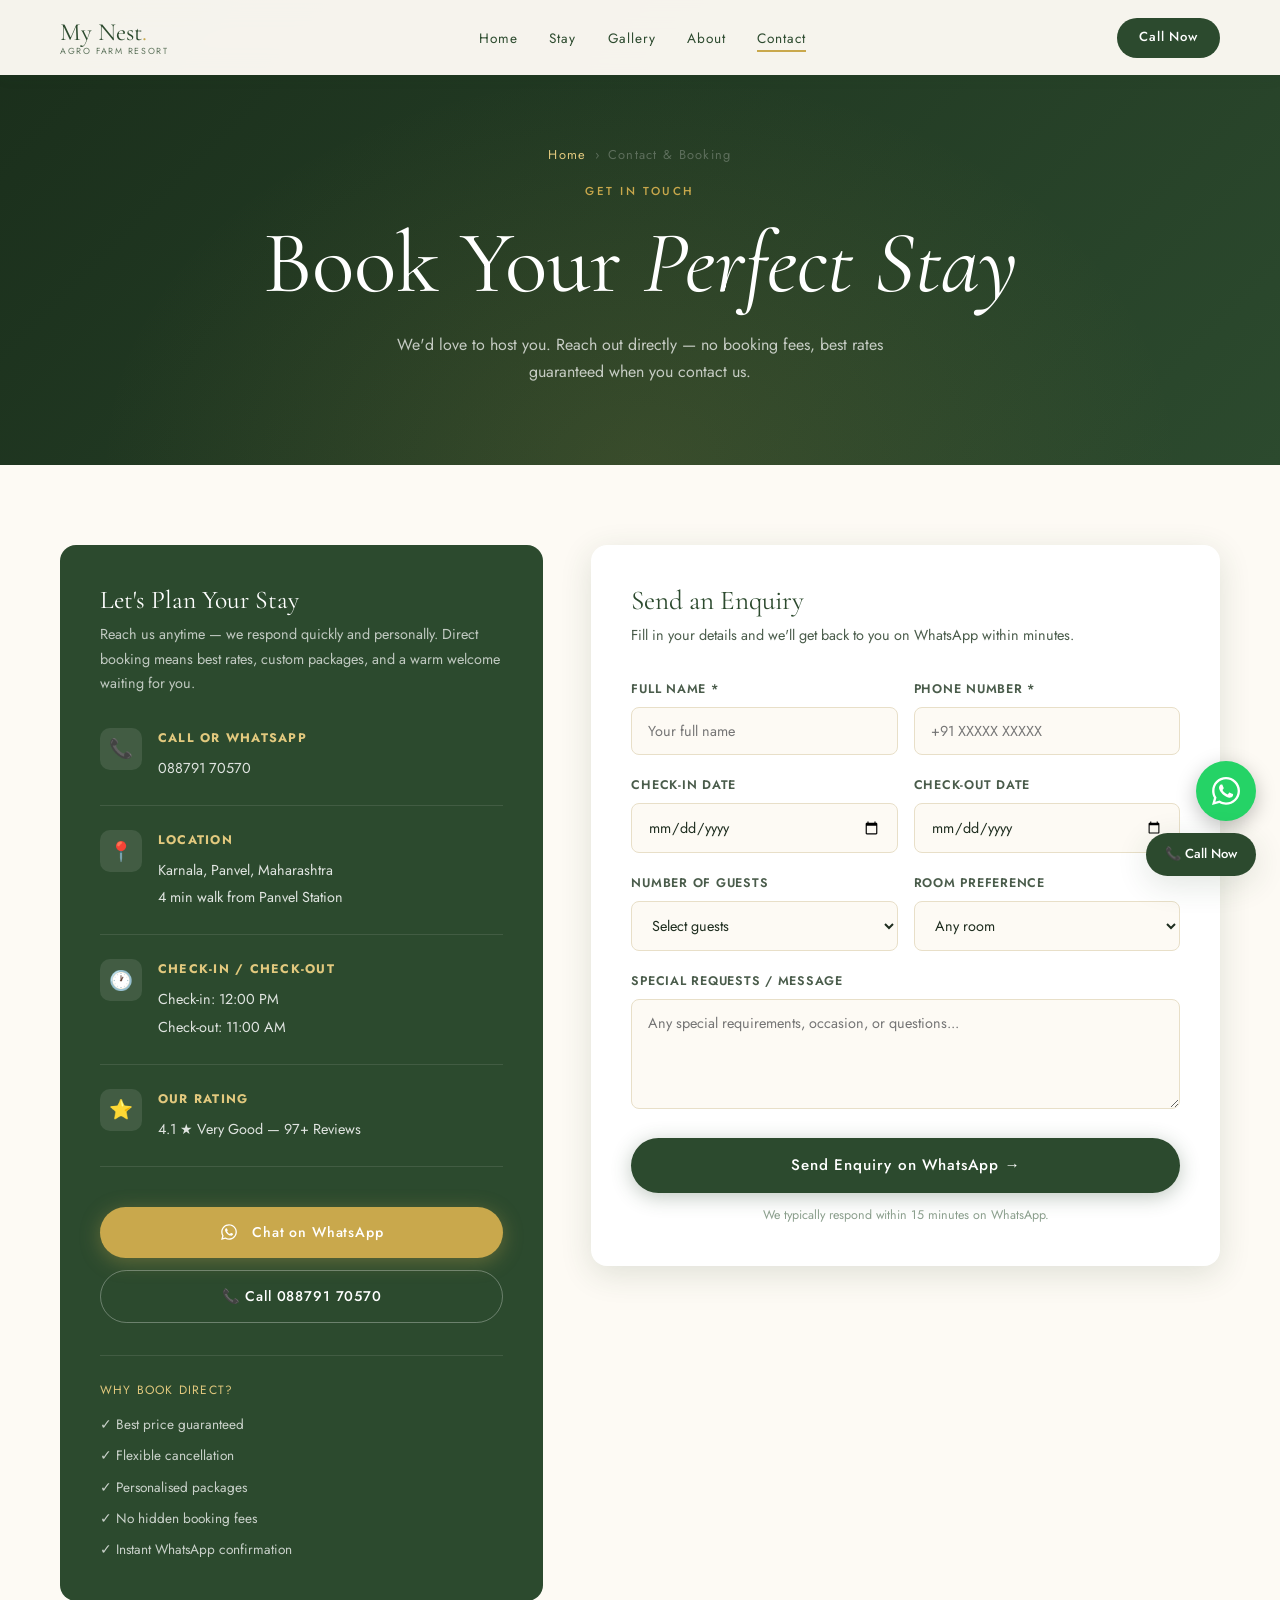
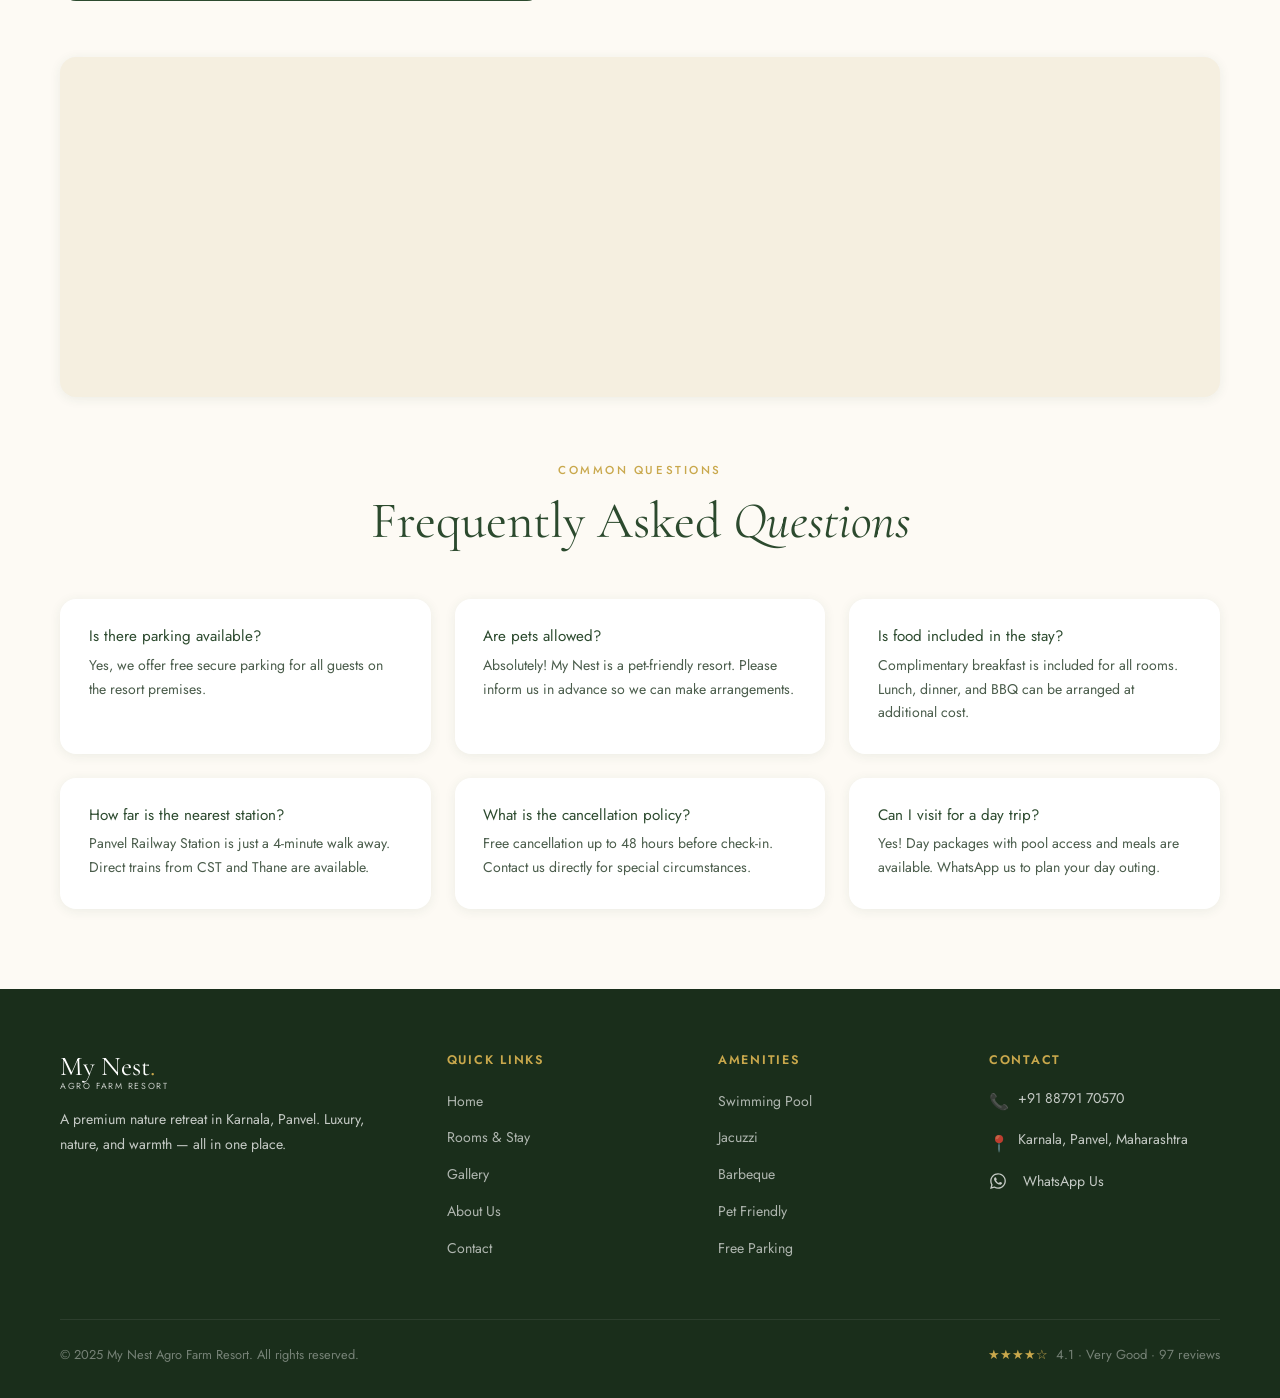
<file: contact.html>
<!DOCTYPE html>
<html lang="en">
<head>
  <meta charset="UTF-8" />
  <meta name="viewport" content="width=device-width, initial-scale=1.0" />
  <title>Contact &amp; Booking — My Nest Agro Farm Resort</title>
  <meta name="description" content="Book your stay at My Nest Agro Farm Resort, Karnala Panvel. Call or WhatsApp us at +91 88791 70570." />
  <link rel="stylesheet" href="style.css" />
  <link href="https://fonts.googleapis.com/css2?family=Cormorant+Garamond:ital,wght@0,300;0,400;0,600;1,300;1,400&family=Jost:wght@300;400;500;600&display=swap" rel="stylesheet" />
</head>
<body>

<!-- NAVBAR -->
<nav class="navbar light" id="navbar">
  <div class="nav-inner">
    <a href="index.html" class="nav-logo" style="color:var(--forest)">My Nest<span>.</span><small>Agro Farm Resort</small></a>
    <ul class="nav-links">
      <li><a href="index.html" class="nav-link">Home</a></li>
      <li><a href="rooms.html" class="nav-link">Stay</a></li>
      <li><a href="gallery.html" class="nav-link">Gallery</a></li>
      <li><a href="about.html" class="nav-link">About</a></li>
      <li><a href="contact.html" class="nav-link active">Contact</a></li>
    </ul>
    <a href="tel:+918879170570" class="nav-cta">Call Now</a>
    <button class="hamburger" aria-label="Menu"><span></span><span></span><span></span></button>
  </div>
</nav>
<div class="nav-overlay"></div>
<nav class="mobile-nav">
  <a href="index.html" class="nav-link">Home</a>
  <a href="rooms.html" class="nav-link">Stay</a>
  <a href="gallery.html" class="nav-link">Gallery</a>
  <a href="about.html" class="nav-link">About</a>
  <a href="contact.html" class="nav-link">Contact</a>
  <a href="tel:+918879170570" class="btn btn-gold">Call Now</a>
</nav>

<!-- PAGE HERO -->
<section class="page-hero">
  <div class="container">
    <div class="breadcrumb"><a href="index.html">Home</a><span>›</span><span>Contact &amp; Booking</span></div>
    <span class="section-label">Get In Touch</span>
    <h1>Book Your <em>Perfect Stay</em></h1>
    <p>We'd love to host you. Reach out directly — no booking fees, best rates guaranteed when you contact us.</p>
  </div>
</section>

<!-- CONTACT SECTION -->
<section class="contact-section section">
  <div class="container">
    <div class="contact-grid">

      <!-- Info Card -->
      <div class="contact-info-card fade-in">
        <h3>Let's Plan Your Stay</h3>
        <p>Reach us anytime — we respond quickly and personally. Direct booking means best rates, custom packages, and a warm welcome waiting for you.</p>

        <div class="cinfo-item">
          <div class="cinfo-icon">📞</div>
          <div class="cinfo-text">
            <strong>Call or WhatsApp</strong>
            <span><a href="tel:+918879170570" style="color:rgba(255,255,255,0.85)">088791 70570</a></span>
          </div>
        </div>
        <div class="cinfo-item">
          <div class="cinfo-icon">📍</div>
          <div class="cinfo-text">
            <strong>Location</strong>
            <span>Karnala, Panvel, Maharashtra<br>4 min walk from Panvel Station</span>
          </div>
        </div>
        <div class="cinfo-item">
          <div class="cinfo-icon">🕐</div>
          <div class="cinfo-text">
            <strong>Check-in / Check-out</strong>
            <span>Check-in: 12:00 PM<br>Check-out: 11:00 AM</span>
          </div>
        </div>
        <div class="cinfo-item">
          <div class="cinfo-icon">⭐</div>
          <div class="cinfo-text">
            <strong>Our Rating</strong>
            <span>4.1 ★ Very Good — 97+ Reviews</span>
          </div>
        </div>

        <a href="#" data-wa class="btn btn-gold" style="width:100%;justify-content:center;margin-top:1rem">
          <span class="whatsapp-icon"><svg viewBox="0 0 448 512"><path d="M380.9 97.1C339 55.1 283.2 32 223.9 32c-122.4 0-222 99.6-222 222 0 39.1 10.2 77.3 29.6 111L0 480l117.7-30.9c32.4 17.7 68.9 27 106.1 27h.1c122.3 0 224.1-99.6 224.1-222 0-59.3-25.2-115-67.1-157zm-157 341.6c-33.2 0-65.7-8.9-94-25.7l-6.7-4-69.8 18.3L72 359.2l-4.4-7c-18.5-29.4-28.2-63.3-28.2-98.2 0-101.7 82.8-184.5 184.6-184.5 49.3 0 95.6 19.2 130.4 54.1 34.8 34.9 56.2 81.2 56.1 130.5 0 101.8-84.9 184.6-186.6 184.6zm101.2-138.2c-5.5-2.8-32.8-16.2-37.9-18-5.1-1.9-8.8-2.8-12.5 2.8-3.7 5.6-14.3 18-17.6 21.8-3.2 3.7-6.5 4.2-12 1.4-5.5-2.8-23.1-8.5-44-27.1-16.2-14.5-27.2-32.4-30.3-37.9-3.2-5.5-.3-8.5 2.5-11.2 2.5-2.5 5.5-6.5 8.3-9.7 2.8-3.3 3.7-5.6 5.6-9.3 1.8-3.7.9-6.9-.5-9.7-1.4-2.8-12.5-30.1-17.1-41.2-4.5-10.8-9.1-9.3-12.5-9.5-3.2-.2-6.9-.2-10.6-.2-3.7 0-9.7 1.4-14.8 6.9-5.1 5.6-19.4 19-19.4 46.3 0 27.3 19.9 53.7 22.6 57.4 2.8 3.7 39.1 59.7 94.8 83.8 13.3 5.7 23.7 9.1 31.7 11.7 13.3 4.2 25.4 3.6 35 2.2 10.7-1.6 32.8-13.4 37.4-26.4 4.6-13 4.6-24.1 3.2-26.4-1.3-2.5-5-3.9-10.5-6.6z"/></svg></span>
          Chat on WhatsApp
        </a>
        <a href="tel:+918879170570" class="btn btn-outline" style="width:100%;justify-content:center;margin-top:0.75rem;border-color:rgba(255,255,255,0.3);color:white">
          📞 Call 088791 70570
        </a>

        <!-- Quick highlights -->
        <div style="margin-top:2rem;padding-top:1.5rem;border-top:1px solid rgba(255,255,255,0.1)">
          <p style="font-size:0.75rem;letter-spacing:0.1em;text-transform:uppercase;color:var(--gold-light);margin-bottom:0.8rem">Why Book Direct?</p>
          <ul style="list-style:none;font-size:0.85rem;color:rgba(255,255,255,0.75)">
            <li style="margin-bottom:0.5rem">✓ Best price guaranteed</li>
            <li style="margin-bottom:0.5rem">✓ Flexible cancellation</li>
            <li style="margin-bottom:0.5rem">✓ Personalised packages</li>
            <li style="margin-bottom:0.5rem">✓ No hidden booking fees</li>
            <li>✓ Instant WhatsApp confirmation</li>
          </ul>
        </div>
      </div>

      <!-- Enquiry Form -->
      <div class="contact-form-card fade-in fade-in-delay-1">
        <h3>Send an Enquiry</h3>
        <p>Fill in your details and we'll get back to you on WhatsApp within minutes.</p>

        <form id="enquiry-form" novalidate>
          <div class="form-row">
            <div class="form-group">
              <label for="name">Full Name *</label>
              <input type="text" id="name" name="name" placeholder="Your full name" required />
            </div>
            <div class="form-group">
              <label for="phone">Phone Number *</label>
              <input type="tel" id="phone" name="phone" placeholder="+91 XXXXX XXXXX" required />
            </div>
          </div>
          <div class="form-row">
            <div class="form-group">
              <label for="checkin">Check-in Date</label>
              <input type="date" id="checkin" name="checkin" />
            </div>
            <div class="form-group">
              <label for="checkout">Check-out Date</label>
              <input type="date" id="checkout" name="checkout" />
            </div>
          </div>
          <div class="form-row">
            <div class="form-group">
              <label for="guests">Number of Guests</label>
              <select id="guests" name="guests">
                <option value="">Select guests</option>
                <option>1 Guest</option>
                <option>2 Guests</option>
                <option>3 Guests</option>
                <option>4 Guests</option>
                <option>5+ Guests</option>
              </select>
            </div>
            <div class="form-group">
              <label for="room">Room Preference</label>
              <select id="room" name="room">
                <option value="">Any room</option>
                <option>Deluxe AC Room</option>
                <option>Family Suite</option>
                <option>Pool-View Suite</option>
                <option>Farm Cottage</option>
              </select>
            </div>
          </div>
          <div class="form-group">
            <label for="message">Special Requests / Message</label>
            <textarea id="message" name="message" placeholder="Any special requirements, occasion, or questions..."></textarea>
          </div>
          <button type="submit" class="btn btn-primary btn-lg" style="width:100%;justify-content:center">
            Send Enquiry on WhatsApp →
          </button>
          <p style="font-size:0.78rem;color:var(--text-light);text-align:center;margin-top:0.75rem">We typically respond within 15 minutes on WhatsApp.</p>
        </form>
      </div>
    </div>

    <!-- MAP -->
    <div class="map-wrap fade-in" style="margin-top:3.5rem">
      <iframe
        src="https://www.google.com/maps/embed?pb=!1m18!1m12!1m3!1d3772.394!2d73.1106!3d18.9938!2m3!1f0!2f0!3f0!3m2!1i1024!2i768!4f13.1!3m3!1m2!1s0x3be7e9b93d2e0001%3A0x123456789abcdef!2sPanvel%2C%20Maharashtra!5e0!3m2!1sen!2sin!4v1234567890"
        allowfullscreen="" loading="lazy" referrerpolicy="no-referrer-when-downgrade"
        title="My Nest Agro Farm Resort Location — Karnala, Panvel"
      ></iframe>
    </div>

    <!-- FAQ -->
    <div style="margin-top:4rem" class="fade-in">
      <div class="section-header centered">
        <span class="section-label">Common Questions</span>
        <h2 class="section-title">Frequently Asked <em>Questions</em></h2>
      </div>
      <div style="display:grid;grid-template-columns:repeat(auto-fit,minmax(280px,1fr));gap:1.5rem;margin-top:2.5rem">
        <div style="background:white;border-radius:var(--radius);padding:1.8rem;box-shadow:var(--shadow-sm)">
          <h4 style="color:var(--forest);font-family:var(--font-body);font-size:0.95rem;margin-bottom:0.5rem">Is there parking available?</h4>
          <p style="color:var(--text-mid);font-size:0.88rem">Yes, we offer free secure parking for all guests on the resort premises.</p>
        </div>
        <div style="background:white;border-radius:var(--radius);padding:1.8rem;box-shadow:var(--shadow-sm)">
          <h4 style="color:var(--forest);font-family:var(--font-body);font-size:0.95rem;margin-bottom:0.5rem">Are pets allowed?</h4>
          <p style="color:var(--text-mid);font-size:0.88rem">Absolutely! My Nest is a pet-friendly resort. Please inform us in advance so we can make arrangements.</p>
        </div>
        <div style="background:white;border-radius:var(--radius);padding:1.8rem;box-shadow:var(--shadow-sm)">
          <h4 style="color:var(--forest);font-family:var(--font-body);font-size:0.95rem;margin-bottom:0.5rem">Is food included in the stay?</h4>
          <p style="color:var(--text-mid);font-size:0.88rem">Complimentary breakfast is included for all rooms. Lunch, dinner, and BBQ can be arranged at additional cost.</p>
        </div>
        <div style="background:white;border-radius:var(--radius);padding:1.8rem;box-shadow:var(--shadow-sm)">
          <h4 style="color:var(--forest);font-family:var(--font-body);font-size:0.95rem;margin-bottom:0.5rem">How far is the nearest station?</h4>
          <p style="color:var(--text-mid);font-size:0.88rem">Panvel Railway Station is just a 4-minute walk away. Direct trains from CST and Thane are available.</p>
        </div>
        <div style="background:white;border-radius:var(--radius);padding:1.8rem;box-shadow:var(--shadow-sm)">
          <h4 style="color:var(--forest);font-family:var(--font-body);font-size:0.95rem;margin-bottom:0.5rem">What is the cancellation policy?</h4>
          <p style="color:var(--text-mid);font-size:0.88rem">Free cancellation up to 48 hours before check-in. Contact us directly for special circumstances.</p>
        </div>
        <div style="background:white;border-radius:var(--radius);padding:1.8rem;box-shadow:var(--shadow-sm)">
          <h4 style="color:var(--forest);font-family:var(--font-body);font-size:0.95rem;margin-bottom:0.5rem">Can I visit for a day trip?</h4>
          <p style="color:var(--text-mid);font-size:0.88rem">Yes! Day packages with pool access and meals are available. WhatsApp us to plan your day outing.</p>
        </div>
      </div>
    </div>
  </div>
</section>

<!-- FOOTER -->
<footer class="footer">
  <div class="container">
    <div class="footer-grid">
      <div class="footer-brand">
        <div class="nav-logo">My Nest<span style="color:var(--gold)">.</span><small>Agro Farm Resort</small></div>
        <p>A premium nature retreat in Karnala, Panvel. Luxury, nature, and warmth — all in one place.</p>
      </div>
      <div class="footer-col"><h5>Quick Links</h5><ul><li><a href="index.html">Home</a></li><li><a href="rooms.html">Rooms &amp; Stay</a></li><li><a href="gallery.html">Gallery</a></li><li><a href="about.html">About Us</a></li><li><a href="contact.html">Contact</a></li></ul></div>
      <div class="footer-col"><h5>Amenities</h5><ul><li><a href="#">Swimming Pool</a></li><li><a href="#">Jacuzzi</a></li><li><a href="#">Barbeque</a></li><li><a href="#">Pet Friendly</a></li><li><a href="#">Free Parking</a></li></ul></div>
      <div class="footer-col">
        <h5>Contact</h5>
        <div class="footer-contact-item"><span class="icon">📞</span><span><a href="tel:+918879170570" style="color:rgba(255,255,255,0.75)">+91 88791 70570</a></span></div>
        <div class="footer-contact-item"><span class="icon">📍</span><span>Karnala, Panvel, Maharashtra</span></div>
        <div class="footer-contact-item">
          <span class="icon whatsapp-icon"><svg viewBox="0 0 448 512"><path d="M380.9 97.1C339 55.1 283.2 32 223.9 32c-122.4 0-222 99.6-222 222 0 39.1 10.2 77.3 29.6 111L0 480l117.7-30.9c32.4 17.7 68.9 27 106.1 27h.1c122.3 0 224.1-99.6 224.1-222 0-59.3-25.2-115-67.1-157zm-157 341.6c-33.2 0-65.7-8.9-94-25.7l-6.7-4-69.8 18.3L72 359.2l-4.4-7c-18.5-29.4-28.2-63.3-28.2-98.2 0-101.7 82.8-184.5 184.6-184.5 49.3 0 95.6 19.2 130.4 54.1 34.8 34.9 56.2 81.2 56.1 130.5 0 101.8-84.9 184.6-186.6 184.6zm101.2-138.2c-5.5-2.8-32.8-16.2-37.9-18-5.1-1.9-8.8-2.8-12.5 2.8-3.7 5.6-14.3 18-17.6 21.8-3.2 3.7-6.5 4.2-12 1.4-5.5-2.8-23.1-8.5-44-27.1-16.2-14.5-27.2-32.4-30.3-37.9-3.2-5.5-.3-8.5 2.5-11.2 2.5-2.5 5.5-6.5 8.3-9.7 2.8-3.3 3.7-5.6 5.6-9.3 1.8-3.7.9-6.9-.5-9.7-1.4-2.8-12.5-30.1-17.1-41.2-4.5-10.8-9.1-9.3-12.5-9.5-3.2-.2-6.9-.2-10.6-.2-3.7 0-9.7 1.4-14.8 6.9-5.1 5.6-19.4 19-19.4 46.3 0 27.3 19.9 53.7 22.6 57.4 2.8 3.7 39.1 59.7 94.8 83.8 13.3 5.7 23.7 9.1 31.7 11.7 13.3 4.2 25.4 3.6 35 2.2 10.7-1.6 32.8-13.4 37.4-26.4 4.6-13 4.6-24.1 3.2-26.4-1.3-2.5-5-3.9-10.5-6.6z"/></svg></span>
          <span><a href="#" data-wa style="color:rgba(255,255,255,0.75)">WhatsApp Us</a></span>
        </div>
      </div>
    </div>
    <div class="footer-bottom">
      <span>© 2025 My Nest Agro Farm Resort. All rights reserved.</span>
      <div class="footer-rating"><span>★★★★☆</span><span style="color:rgba(255,255,255,0.4)">4.1 · Very Good · 97 reviews</span></div>
    </div>
  </div>
</footer>

<div class="float-btns">
  <div class="float-wa" data-wa title="Chat on WhatsApp">
    <svg viewBox="0 0 448 512"><path d="M380.9 97.1C339 55.1 283.2 32 223.9 32c-122.4 0-222 99.6-222 222 0 39.1 10.2 77.3 29.6 111L0 480l117.7-30.9c32.4 17.7 68.9 27 106.1 27h.1c122.3 0 224.1-99.6 224.1-222 0-59.3-25.2-115-67.1-157zm-157 341.6c-33.2 0-65.7-8.9-94-25.7l-6.7-4-69.8 18.3L72 359.2l-4.4-7c-18.5-29.4-28.2-63.3-28.2-98.2 0-101.7 82.8-184.5 184.6-184.5 49.3 0 95.6 19.2 130.4 54.1 34.8 34.9 56.2 81.2 56.1 130.5 0 101.8-84.9 184.6-186.6 184.6zm101.2-138.2c-5.5-2.8-32.8-16.2-37.9-18-5.1-1.9-8.8-2.8-12.5 2.8-3.7 5.6-14.3 18-17.6 21.8-3.2 3.7-6.5 4.2-12 1.4-5.5-2.8-23.1-8.5-44-27.1-16.2-14.5-27.2-32.4-30.3-37.9-3.2-5.5-.3-8.5 2.5-11.2 2.5-2.5 5.5-6.5 8.3-9.7 2.8-3.3 3.7-5.6 5.6-9.3 1.8-3.7.9-6.9-.5-9.7-1.4-2.8-12.5-30.1-17.1-41.2-4.5-10.8-9.1-9.3-12.5-9.5-3.2-.2-6.9-.2-10.6-.2-3.7 0-9.7 1.4-14.8 6.9-5.1 5.6-19.4 19-19.4 46.3 0 27.3 19.9 53.7 22.6 57.4 2.8 3.7 39.1 59.7 94.8 83.8 13.3 5.7 23.7 9.1 31.7 11.7 13.3 4.2 25.4 3.6 35 2.2 10.7-1.6 32.8-13.4 37.4-26.4 4.6-13 4.6-24.1 3.2-26.4-1.3-2.5-5-3.9-10.5-6.6z"/></svg>
  </div>
  <div class="float-call" data-call>📞 Call Now</div>
</div>

<script src="script.js"></script>
</body>
</html>
</file>
<file: style.css>
/* ============================================================
   MY NEST AGRO FARM RESORT — Premium Stylesheet
   Theme: Luxury Nature | Palette: Forest Green, Warm Beige, Ivory
   ============================================================ */

@import url('https://fonts.googleapis.com/css2?family=Cormorant+Garamond:ital,wght@0,300;0,400;0,600;1,300;1,400&family=Jost:wght@300;400;500;600&display=swap');

/* ─── CSS Variables ─── */
:root {
  --forest: #2C4A2E;
  --forest-dark: #1a2e1b;
  --forest-light: #3d6b40;
  --sage: #6B8F71;
  --sage-light: #a8c5aa;
  --beige: #F5EFE0;
  --beige-dark: #e8dfc8;
  --ivory: #FDFAF4;
  --gold: #C9A84C;
  --gold-light: #e2c97e;
  --text-dark: #1E2D1F;
  --text-mid: #4a5c4b;
  --text-light: #8a9e8c;
  --white: #ffffff;
  --shadow-sm: 0 2px 12px rgba(44,74,46,0.08);
  --shadow-md: 0 8px 32px rgba(44,74,46,0.14);
  --shadow-lg: 0 20px 60px rgba(44,74,46,0.18);
  --radius: 16px;
  --radius-sm: 8px;
  --transition: 0.35s cubic-bezier(0.4,0,0.2,1);
  --font-display: 'Cormorant Garamond', Georgia, serif;
  --font-body: 'Jost', sans-serif;
}

/* ─── Reset & Base ─── */
*, *::before, *::after { box-sizing: border-box; margin: 0; padding: 0; }
html { scroll-behavior: smooth; font-size: 16px; }
body {
  font-family: var(--font-body);
  color: var(--text-dark);
  background: var(--ivory);
  line-height: 1.7;
  overflow-x: hidden;
}
img { max-width: 100%; height: auto; display: block; }
a { text-decoration: none; color: inherit; }
ul { list-style: none; }

/* ─── Typography ─── */
h1,h2,h3,h4,h5 { font-family: var(--font-display); font-weight: 400; line-height: 1.15; }
h1 { font-size: clamp(2.8rem, 7vw, 5.5rem); }
h2 { font-size: clamp(2rem, 4.5vw, 3.2rem); }
h3 { font-size: clamp(1.4rem, 3vw, 2rem); }
.section-label {
  font-family: var(--font-body);
  font-weight: 500;
  font-size: 0.72rem;
  letter-spacing: 0.22em;
  text-transform: uppercase;
  color: var(--gold);
  display: block;
  margin-bottom: 0.75rem;
}
.section-title { color: var(--forest); }
.section-subtitle {
  font-size: 1.05rem;
  color: var(--text-mid);
  font-weight: 300;
  margin-top: 0.75rem;
  max-width: 560px;
}

/* ─── Layout ─── */
.container { max-width: 1200px; margin: 0 auto; padding: 0 1.25rem; }
.section { padding: 5rem 0; }
.section-header { margin-bottom: 3rem; }
.section-header.centered { text-align: center; }
.section-header.centered .section-subtitle { margin: 0.75rem auto 0; }

/* ─── Buttons ─── */
.btn {
  display: inline-flex;
  align-items: center;
  gap: 0.5rem;
  padding: 0.85rem 2rem;
  border-radius: 50px;
  font-family: var(--font-body);
  font-weight: 500;
  font-size: 0.88rem;
  letter-spacing: 0.06em;
  cursor: pointer;
  border: none;
  transition: all var(--transition);
  white-space: nowrap;
}
/* New CSS for embedded WhatsApp icons */
.whatsapp-icon {
  display: inline-block;
  width: 18px; /* Standard icon size */
  height: 18px;
  vertical-align: middle;
  margin-right: 0.4rem; /* Spacing from text */
}
.whatsapp-icon svg { width: 100%; height: 100%; fill: currentColor; }

.btn-primary {
  background: var(--forest);
  color: var(--white);
  box-shadow: 0 4px 20px rgba(44,74,46,0.3);
}
.btn-primary:hover { background: var(--forest-dark); transform: translateY(-2px); box-shadow: 0 8px 28px rgba(44,74,46,0.38); }
.btn-outline {
  background: transparent;
  color: var(--white);
  border: 1.5px solid rgba(255,255,255,0.6);
}
.btn-outline:hover { background: rgba(255,255,255,0.12); border-color: white; }
.btn-gold {
  background: var(--gold);
  color: var(--white);
  box-shadow: 0 4px 20px rgba(201,168,76,0.35);
}
.btn-gold:hover { background: #b8962e; transform: translateY(-2px); box-shadow: 0 8px 28px rgba(201,168,76,0.45); }
.btn-sm { padding: 0.6rem 1.4rem; font-size: 0.82rem; }
.btn-lg { padding: 1.05rem 2.6rem; font-size: 0.95rem; }

/* ─── Navbar ─── */
.navbar {
  position: fixed; top: 0; left: 0; right: 0; z-index: 1000;
  padding: 1.1rem 0;
  transition: all var(--transition);
}
.navbar.scrolled {
  background: rgba(26,46,27,0.97);
  backdrop-filter: blur(14px);
  padding: 0.7rem 0;
  box-shadow: 0 4px 24px rgba(0,0,0,0.22);
}
.navbar.light {
  background: rgba(253,250,244,0.97);
  backdrop-filter: blur(14px);
  box-shadow: 0 2px 14px rgba(44,74,46,0.08);
}
.navbar.light .nav-logo, .navbar.light .nav-link { color: var(--forest); }
.navbar.light .nav-cta { background: var(--forest); color: white; }
.nav-inner {
  display: flex;
  align-items: center;
  justify-content: space-between;
  max-width: 1200px;
  margin: 0 auto;
  padding: 0 1.25rem;
}
.nav-logo {
  font-family: var(--font-display);
  font-size: 1.55rem;
  color: var(--white);
  line-height: 1;
}
.nav-logo span { color: var(--gold); }
.nav-logo small { display: block; font-size: 0.55rem; letter-spacing: 0.18em; text-transform: uppercase; opacity: 0.75; margin-top: 2px; font-family: var(--font-body); }
.nav-links {
  display: flex;
  align-items: center;
  gap: 2rem;
}
.nav-link {
  color: rgba(255,255,255,0.88);
  font-size: 0.85rem;
  letter-spacing: 0.06em;
  font-weight: 400;
  transition: color var(--transition);
  position: relative;
}
.nav-link::after {
  content: '';
  position: absolute; bottom: -4px; left: 0; right: 0;
  height: 1.5px; background: var(--gold);
  transform: scaleX(0); transition: transform var(--transition);
}
.nav-link:hover, .nav-link.active { color: var(--gold); }
.nav-link:hover::after, .nav-link.active::after { transform: scaleX(1); }
.nav-cta {
  background: var(--gold);
  color: var(--white);
  padding: 0.55rem 1.4rem;
  border-radius: 50px;
  font-size: 0.82rem;
  font-weight: 500;
  letter-spacing: 0.06em;
  transition: all var(--transition);
}
.nav-cta:hover { background: var(--gold-light); transform: translateY(-1px); }
.hamburger {
  display: none;
  width: 30px;
  height: 20px;
  position: relative;
  background: transparent;
  border: none;
  cursor: pointer;
  z-index: 1001;
  padding: 0;
}
.hamburger span {
  display: block;
  position: absolute;
  height: 2px;
  width: 100%;
  background: var(--white);
  border-radius: 2px;
  opacity: 1;
  left: 0;
  transform: rotate(0deg);
  transition: .25s ease-in-out;
}
.hamburger span:nth-child(1) { top: 0px; }
.hamburger span:nth-child(2) { top: 9px; }
.hamburger span:nth-child(3) { top: 18px; }
.navbar.light .hamburger:not(.open) span { background: var(--forest); }
.hamburger.open span:nth-child(1) { top: 9px; transform: rotate(135deg); background: var(--white); }
.hamburger.open span:nth-child(2) { opacity: 0; left: -60px; }
.hamburger.open span:nth-child(3) { top: 9px; transform: rotate(-135deg); background: var(--white); }

/* Mobile Nav */
.mobile-nav {
  display: none;
  position: fixed; top: 0; right: 0; bottom: 0; width: min(300px, 85vw);
  background: var(--forest-dark);
  z-index: 999;
  padding: 6rem 2.5rem 2rem;
  transform: translateX(100%);
  transition: transform var(--transition);
  box-shadow: -8px 0 40px rgba(0,0,0,0.3);
}
.mobile-nav.open { transform: translateX(0); }
.mobile-nav .nav-link {
  display: block;
  font-size: 1.4rem;
  font-family: var(--font-display);
  padding: 0.75rem 0;
  border-bottom: 1px solid rgba(255,255,255,0.08);
  color: rgba(255,255,255,0.88);
}
.mobile-nav .btn { margin-top: 1.5rem; width: 100%; justify-content: center; }
.nav-overlay {
  display: none;
  position: fixed; inset: 0;
  background: rgba(0,0,0,0.55);
  z-index: 998;
}
.nav-overlay.open { display: block; }

/* ─── Hero ─── */
.hero {
  position: relative;
  min-height: 100vh;
  display: flex;
  align-items: center;
  overflow: hidden;
}
.hero-bg {
  position: absolute; inset: 0;
  background: linear-gradient(135deg, #1a2e1b 0%, #2c4a2e 50%, #3d5e3f 100%);
  z-index: 0;
}
.hero-bg::after {
  content: '';
  position: absolute; inset: 0;
  background: url("data:image/svg+xml,%3Csvg width='60' height='60' viewBox='0 0 60 60' xmlns='http://www.w3.org/2000/svg'%3E%3Cg fill='none' fill-rule='evenodd'%3E%3Cg fill='%23ffffff' fill-opacity='0.02'%3E%3Cpath d='M36 34v-4h-2v4h-4v2h4v4h2v-4h4v-2h-4zm0-30V0h-2v4h-4v2h4v4h2V6h4V4h-4zM6 34v-4H4v4H0v2h4v4h2v-4h4v-2H6zM6 4V0H4v4H0v2h4v4h2V6h4V4H6z'/%3E%3C/g%3E%3C/g%3E%3C/svg%3E");
}
.hero-img {
  position: absolute; inset: 0;
  background: linear-gradient(to bottom right, rgba(26,46,27,0.55), rgba(44,74,46,0.4));
  z-index: 1;
}
/* Simulated scenic bg using CSS gradient */
.hero-scenic {
  position: absolute; inset: 0;
  background-image: linear-gradient(to bottom, rgba(26,46,27,0.3), rgba(26,46,27,0.6)), url('https://images.unsplash.com/photo-1500382017468-9049fed747ef?q=80&w=2000&auto=format&fit=crop');
  background-size: cover;
  background-position: center;
  background-repeat: no-repeat;
  transition: transform 10s ease-out; /* Slow zoom effect */
  z-index: 0;
}
.hero-content {
  position: relative; z-index: 2;
  max-width: 1200px; margin: 0 auto;
  padding: 7rem 1.25rem 4rem;
  color: var(--white);
}
.hero-tag {
  display: inline-flex;
  align-items: center;
  gap: 0.5rem;
  background: rgba(255,255,255,0.1);
  border: 1px solid rgba(255,255,255,0.2);
  padding: 0.4rem 1rem;
  border-radius: 50px;
  font-size: 0.75rem;
  letter-spacing: 0.18em;
  text-transform: uppercase;
  margin-bottom: 1.5rem;
  backdrop-filter: blur(8px);
  animation: fadeInDown 0.8s ease both;
}
.hero-tag::before { content: '✦'; color: var(--gold); font-size: 0.7rem; }
.hero h1 {
  color: var(--white);
  margin-bottom: 0.5rem;
  animation: fadeInUp 0.9s ease 0.1s both;
}
.hero h1 em { color: var(--gold-light); font-style: italic; }
.hero-sub {
  font-size: clamp(1rem, 2.5vw, 1.25rem);
  color: rgba(255,255,255,0.8);
  font-weight: 300;
  margin-bottom: 2.2rem;
  max-width: 540px;
  animation: fadeInUp 0.9s ease 0.2s both;
}
.hero-ctas {
  display: flex;
  flex-wrap: wrap;
  gap: 1rem;
  animation: fadeInUp 0.9s ease 0.3s both;
}
.hero-stats {
  display: flex;
  gap: 2rem;
  margin-top: 3.5rem;
  flex-wrap: wrap;
  animation: fadeInUp 0.9s ease 0.4s both;
}
.hero-stat { text-align: center; }
.hero-stat strong { display: block; font-family: var(--font-display); font-size: 2rem; color: var(--gold-light); }
.hero-stat span { font-size: 0.78rem; letter-spacing: 0.1em; text-transform: uppercase; color: rgba(255,255,255,0.65); }
.hero-scroll {
  position: absolute; bottom: 2rem; left: 50%;
  transform: translateX(-50%);
  z-index: 2;
  display: flex; flex-direction: column; align-items: center; gap: 0.4rem;
  color: rgba(255,255,255,0.6);
  font-size: 0.7rem; letter-spacing: 0.15em; text-transform: uppercase;
  animation: bounce 2s ease infinite;
}
.scroll-line { width: 1px; height: 40px; background: linear-gradient(to bottom, rgba(255,255,255,0.5), transparent); }

/* ─── About Preview ─── */
.about-preview {
  background: var(--beige);
}
.about-grid {
  display: grid;
  grid-template-columns: 1fr 1fr;
  gap: 4rem;
  align-items: center;
}
.about-visual {
  position: relative;
}
.about-img-main {
  width: 100%;
  aspect-ratio: 4/5;
  border-radius: var(--radius);
  background: linear-gradient(135deg, #3d6b40, #2c4a2e);
  overflow: hidden;
  box-shadow: var(--shadow-lg);
}
.about-img-main .img-placeholder {
  width: 100%; height: 100%;
  display: flex; align-items: center; justify-content: center;
  font-size: 5rem;
  background: linear-gradient(145deg, #3d6b40 0%, #2c4a2e 60%, #1a2e1b 100%);
}
.about-badge {
  position: absolute; bottom: -1.5rem; right: -1.5rem;
  background: var(--gold);
  color: white;
  padding: 1.2rem 1.5rem;
  border-radius: var(--radius);
  text-align: center;
  box-shadow: var(--shadow-md);
}
.about-badge strong { display: block; font-family: var(--font-display); font-size: 2.2rem; line-height: 1; }
.about-badge span { font-size: 0.75rem; letter-spacing: 0.1em; text-transform: uppercase; opacity: 0.9; }
.about-content { padding: 1rem 0; }
.about-features {
  display: grid; grid-template-columns: 1fr 1fr;
  gap: 1rem; margin: 2rem 0;
}
.about-feat {
  display: flex; gap: 0.75rem; align-items: flex-start;
  padding: 1rem;
  background: white;
  border-radius: var(--radius-sm);
  box-shadow: var(--shadow-sm);
}
.about-feat-icon { font-size: 1.5rem; flex-shrink: 0; }
.about-feat h4 { font-family: var(--font-body); font-size: 0.88rem; font-weight: 600; color: var(--forest); margin-bottom: 0.2rem; }
.about-feat p { font-size: 0.78rem; color: var(--text-light); }

/* ─── Featured Rooms Preview ─── */
.rooms-preview { background: var(--ivory); }
.rooms-grid {
  display: grid;
  grid-template-columns: repeat(3, 1fr);
  gap: 1.5rem;
  margin-top: 2rem;
}
.room-card {
  background: white;
  border-radius: var(--radius);
  overflow: hidden;
  box-shadow: var(--shadow-sm);
  transition: all var(--transition);
  cursor: pointer;
}
.room-card:hover { transform: translateY(-6px); box-shadow: var(--shadow-md); }
.room-thumb {
  aspect-ratio: 4/3;
  overflow: hidden;
  position: relative;
}
.room-thumb .img-ph, .room-thumb img {
  width: 100%; height: 100%;
  object-fit: cover;
  display: flex; align-items: center; justify-content: center;
  font-size: 3rem;
  transition: transform 0.5s ease;
}
.room-card:hover .img-ph { transform: scale(1.06); }
.room-badge {
  position: absolute; top: 0.8rem; left: 0.8rem;
  background: var(--gold);
  color: white;
  font-size: 0.68rem;
  letter-spacing: 0.1em;
  text-transform: uppercase;
  padding: 0.3rem 0.8rem;
  border-radius: 50px;
  font-family: var(--font-body);
  font-weight: 500;
}
.room-info { padding: 1.4rem; }
.room-info h3 { font-size: 1.2rem; color: var(--forest); margin-bottom: 0.4rem; }
.room-info p { font-size: 0.85rem; color: var(--text-mid); margin-bottom: 1rem; }
.room-meta {
  display: flex; gap: 1rem; flex-wrap: wrap;
  margin-bottom: 1rem;
}
.room-meta span {
  display: flex; align-items: center; gap: 0.3rem;
  font-size: 0.78rem; color: var(--text-light);
}

/* ─── Amenities ─── */
.amenities { background: var(--forest); }
.amenities .section-label { color: var(--gold-light); }
.amenities .section-title { color: var(--white); }
.amenities .section-subtitle { color: rgba(255,255,255,0.65); }
.amenities-grid {
  display: grid;
  grid-template-columns: repeat(4, 1fr);
  gap: 1.5rem;
  margin-top: 2.5rem;
}
.amenity-card {
  background: rgba(255,255,255,0.06);
  border: 1px solid rgba(255,255,255,0.1);
  border-radius: var(--radius);
  padding: 1.8rem 1.2rem;
  text-align: center;
  transition: all var(--transition);
  backdrop-filter: blur(8px);
}
.amenity-card:hover {
  background: rgba(255,255,255,0.12);
  transform: translateY(-4px);
  border-color: rgba(201,168,76,0.4);
}
.amenity-icon { font-size: 2rem; margin-bottom: 0.8rem; display: block; }
.amenity-card h4 { font-family: var(--font-body); font-size: 0.88rem; font-weight: 500; color: rgba(255,255,255,0.9); }
.amenity-card p { font-size: 0.75rem; color: rgba(255,255,255,0.5); margin-top: 0.3rem; }

/* ─── Testimonials ─── */
.testimonials { background: var(--beige); overflow: hidden; }
.testimonial-slider { position: relative; overflow: hidden; margin-top: 2.5rem; }
.testimonial-track {
  display: flex;
  transition: transform 0.55s cubic-bezier(0.4,0,0.2,1);
}
.testimonial-slide {
  min-width: 100%;
  padding: 0 1rem;
  display: flex;
  justify-content: center;
}
.testimonial-card {
  background: white;
  border-radius: var(--radius);
  padding: 2.5rem;
  max-width: 680px;
  width: 100%;
  box-shadow: var(--shadow-md);
  text-align: center;
  position: relative;
}
.testimonial-card::before {
  content: '"';
  position: absolute; top: 1rem; left: 2rem;
  font-family: var(--font-display);
  font-size: 6rem;
  color: var(--beige-dark);
  line-height: 1;
}
.testimonial-stars { color: var(--gold); font-size: 1.1rem; margin-bottom: 1rem; }
.testimonial-text {
  font-family: var(--font-display);
  font-size: 1.35rem;
  font-style: italic;
  color: var(--text-dark);
  line-height: 1.5;
  margin-bottom: 1.5rem;
}
.testimonial-author { display: flex; align-items: center; justify-content: center; gap: 0.75rem; }
.author-avatar {
  width: 44px; height: 44px;
  border-radius: 50%;
  background: var(--forest);
  display: flex; align-items: center; justify-content: center;
  font-size: 1.1rem; color: white;
}
.author-info strong { display: block; font-size: 0.9rem; color: var(--forest); }
.author-info span { font-size: 0.75rem; color: var(--text-light); }
.testimonial-dots {
  display: flex; justify-content: center; gap: 0.5rem; margin-top: 1.8rem;
}
.t-dot {
  width: 8px; height: 8px;
  border-radius: 50%;
  background: var(--beige-dark);
  cursor: pointer;
  transition: all var(--transition);
  border: none;
}
.t-dot.active { background: var(--forest); width: 24px; border-radius: 4px; }

/* ─── CTA Banner ─── */
.cta-banner {
  background: linear-gradient(135deg, var(--forest-dark) 0%, var(--forest) 100%);
  padding: 5rem 0;
  text-align: center;
  position: relative;
  overflow: hidden;
}
.cta-banner::before {
  content: '';
  position: absolute; inset: 0;
  background: radial-gradient(ellipse at 30% 50%, rgba(201,168,76,0.15), transparent 60%);
}
.cta-banner .section-title { color: white; }
.cta-banner p { color: rgba(255,255,255,0.72); font-size: 1.05rem; margin: 1rem auto 2rem; max-width: 500px; }
.cta-banner .cta-btns { display: flex; gap: 1rem; justify-content: center; flex-wrap: wrap; }

/* ─── Footer ─── */
.footer {
  background: var(--forest-dark);
  color: rgba(255,255,255,0.75);
  padding: 4rem 0 2rem;
}
.footer-grid {
  display: grid;
  grid-template-columns: 1.5fr 1fr 1fr 1fr;
  gap: 2.5rem;
  margin-bottom: 3rem;
}
.footer-brand .nav-logo { color: white; font-size: 1.7rem; margin-bottom: 1rem; }
.footer-brand p { font-size: 0.88rem; line-height: 1.8; }
.footer-col h5 { font-family: var(--font-body); font-size: 0.78rem; letter-spacing: 0.14em; text-transform: uppercase; color: var(--gold); margin-bottom: 1.2rem; font-weight: 600; }
.footer-col ul li { margin-bottom: 0.6rem; }
.footer-col a { font-size: 0.88rem; color: rgba(255,255,255,0.65); transition: color var(--transition); }
.footer-col a:hover { color: var(--gold-light); }
.footer-contact-item { display: flex; gap: 0.6rem; align-items: flex-start; margin-bottom: 0.8rem; font-size: 0.88rem; }
.footer-contact-item .icon { font-size: 1rem; flex-shrink: 0; margin-top: 0.1rem; }
.footer-bottom {
  border-top: 1px solid rgba(255,255,255,0.08);
  padding-top: 1.5rem;
  display: flex;
  justify-content: space-between;
  align-items: center;
  flex-wrap: wrap;
  gap: 0.5rem;
  font-size: 0.8rem;
  color: rgba(255,255,255,0.4);
}
.footer-rating {
  display: flex; align-items: center; gap: 0.5rem;
  color: var(--gold);
  font-size: 0.82rem;
}

/* ─── Floating Buttons ─── */
.float-btns {
  position: fixed; bottom: 1.5rem; right: 1.5rem;
  z-index: 900;
  display: flex; flex-direction: column; gap: 0.75rem;
  align-items: flex-end;
}
.float-wa {
  width: 60px; height: 60px;
  background: #25D366;
  border-radius: 50%;
  display: flex; align-items: center; justify-content: center;
  box-shadow: 0 6px 20px rgba(0,0,0,0.25);
  transition: all var(--transition);
  cursor: pointer;
  animation: pulse-green 2.5s ease infinite;
}
.float-wa svg { width: 32px; height: 32px; fill: white; }
.float-wa:hover { transform: scale(1.1); box-shadow: 0 6px 28px rgba(37,211,102,0.55); }
.float-call {
  background: var(--forest);
  color: white;
  display: flex; align-items: center; gap: 0.5rem;
  padding: 0.65rem 1.2rem;
  border-radius: 50px;
  font-size: 0.82rem;
  font-weight: 500;
  box-shadow: var(--shadow-md);
  cursor: pointer;
  transition: all var(--transition);
}
.float-call:hover { background: var(--forest-light); transform: scale(1.04); }

/* ─── Page Hero (sub-pages) ─── */
.page-hero {
  padding: 9rem 0 5rem;
  background: linear-gradient(135deg, var(--forest-dark), var(--forest));
  text-align: center;
  color: white;
  position: relative;
  overflow: hidden;
}
.page-hero::after {
  content: '';
  position: absolute; inset: 0;
  background: radial-gradient(ellipse at 50% 100%, rgba(201,168,76,0.12), transparent 60%);
}
.page-hero > * { position: relative; z-index: 1; }
.page-hero h1 { color: white; }
.page-hero p { color: rgba(255,255,255,0.72); max-width: 560px; margin: 1rem auto 0; }
.breadcrumb {
  display: flex; align-items: center; justify-content: center; gap: 0.5rem;
  font-size: 0.8rem; letter-spacing: 0.1em;
  color: rgba(255,255,255,0.5);
  margin-bottom: 1rem;
}
.breadcrumb a { color: var(--gold-light); }
.breadcrumb span { opacity: 0.5; }

/* ─── Rooms Page ─── */
.rooms-list { background: var(--ivory); }
.room-full-card {
  background: white;
  border-radius: var(--radius);
  overflow: hidden;
  box-shadow: var(--shadow-sm);
  margin-bottom: 2.5rem;
  display: grid;
  grid-template-columns: 1fr 1fr;
  transition: box-shadow var(--transition);
}
.room-full-card:hover { box-shadow: var(--shadow-md); }
.room-full-card:nth-child(even) { direction: rtl; }
.room-full-card:nth-child(even) > * { direction: ltr; }
.room-slider-wrap { position: relative; overflow: hidden; min-height: 340px; }
.room-slider { display: flex; transition: transform 0.5s ease; height: 100%; }
.room-slide {
  min-width: 100%; height: 100%;
  display: flex; align-items: center; justify-content: center;
  font-size: 4rem;
}
.slider-btn {
  position: absolute; top: 50%; transform: translateY(-50%);
  background: rgba(255,255,255,0.9);
  border: none; border-radius: 50%;
  width: 38px; height: 38px;
  cursor: pointer;
  font-size: 0.9rem;
  box-shadow: var(--shadow-sm);
  transition: all var(--transition);
  display: flex; align-items: center; justify-content: center;
  z-index: 5;
}
.slider-btn:hover { background: white; box-shadow: var(--shadow-md); }
.slider-prev { left: 0.75rem; }
.slider-next { right: 0.75rem; }
.room-full-info { padding: 2.5rem; }
.room-full-info .room-type {
  font-size: 0.72rem; letter-spacing: 0.18em; text-transform: uppercase;
  color: var(--gold); font-weight: 600; margin-bottom: 0.5rem; display: block;
}
.room-full-info h2 { color: var(--forest); margin-bottom: 0.75rem; font-size: 1.9rem; }
.room-full-info p { color: var(--text-mid); margin-bottom: 1.5rem; font-size: 0.95rem; }
.room-features-list {
  display: grid; grid-template-columns: 1fr 1fr;
  gap: 0.6rem; margin-bottom: 1.8rem;
}
.room-features-list li {
  display: flex; align-items: center; gap: 0.5rem;
  font-size: 0.85rem; color: var(--text-mid);
}
.room-features-list li::before { content: '✓'; color: var(--gold); font-weight: 700; flex-shrink: 0; }
.room-price {
  display: flex; align-items: baseline; gap: 0.4rem;
  margin-bottom: 1.5rem;
}
.room-price strong { font-family: var(--font-display); font-size: 2rem; color: var(--forest); }
.room-price span { font-size: 0.82rem; color: var(--text-light); }
.room-ctas { display: flex; gap: 0.75rem; flex-wrap: wrap; }

/* ─── Gallery ─── */
.gallery-section { background: var(--ivory); }
.gallery-filters {
  display: flex; gap: 0.75rem; flex-wrap: wrap;
  margin-bottom: 3rem;
  justify-content: center;
}
.filter-btn {
  padding: 0.6rem 1.6rem;
  border-radius: 50px;
  border: 1px solid var(--beige-dark);
  background: transparent;
  font-family: var(--font-body);
  font-size: 0.85rem;
  letter-spacing: 0.05em;
  cursor: pointer;
  transition: all var(--transition);
  color: var(--text-mid);
}
.filter-btn:hover, .filter-btn.active {
  background: var(--forest);
  border-color: var(--forest);
  color: white;
  box-shadow: var(--shadow-sm);
}
.gallery-grid {
  display: grid;
  grid-template-columns: repeat(4, 1fr);
  grid-auto-rows: 250px;
  gap: 1.5rem;
  grid-auto-flow: dense;
}
.gallery-item {
  border-radius: var(--radius-sm);
  overflow: hidden;
  cursor: pointer;
  position: relative;
  transition: transform var(--transition);
}
.gallery-item.tall { grid-row: span 2; }
.gallery-item.wide { grid-column: span 2; }
.gallery-item.big { grid-column: span 2; grid-row: span 2; }

.gallery-item .g-ph {
  width: 100%; height: 100%;
  object-fit: cover;
  display: flex; align-items: center; justify-content: center;
  transition: transform 0.5s ease;
}
.gallery-item:hover .g-ph { transform: scale(1.07); }
.gallery-item-overlay {
  position: absolute; inset: 0;
  background: linear-gradient(to top, rgba(26,46,27,0.8) 0%, rgba(26,46,27,0) 50%);
  opacity: 0;
  display: flex; align-items: center; justify-content: center;
  flex-direction: column;
  padding: 1.5rem;
  text-align: center;
  transition: all var(--transition);
}
.gallery-item:hover .gallery-item-overlay { opacity: 1; }
.gallery-item-overlay span {
  color: var(--gold-light);
  font-family: var(--font-display);
  font-size: 1.2rem;
  margin-top: 1rem;
  transform: translateY(10px);
  transition: transform 0.4s ease;
}
.gallery-item:hover .gallery-item-overlay span { transform: translateY(0); }
.gallery-item-overlay svg { color: white; width: 28px; height: 28px; }

/* Lightbox */
.lightbox {
  display: none;
  position: fixed; inset: 0;
  background: rgba(0,0,0,0.93);
  z-index: 2000;
  align-items: center; justify-content: center;
}
.lightbox.open { display: flex; }
.lb-nav-btn {
  position: absolute;
  top: 50%;
  transform: translateY(-50%);
  background: rgba(255,255,255,0.1);
  border: none;
  color: white;
  width: 50px;
  height: 50px;
  border-radius: 50%;
  cursor: pointer;
  font-size: 1.5rem;
  display: flex;
  align-items: center;
  justify-content: center;
  transition: background var(--transition);
  z-index: 2001;
}
.lb-nav-btn:hover { background: rgba(255,255,255,0.25); }
.lb-prev { left: -4rem; }
.lb-next { right: -4rem; }

.lightbox-inner {
  position: relative;
  max-width: 70vw;
  max-height: 85vh;
  text-align: center;
}
.lightbox-content {
  max-width: 100%;
  max-height: 80vh;
  object-fit: contain;
  border-radius: var(--radius-sm);
  box-shadow: 0 0 50px rgba(0,0,0,0.5);
}
.lightbox-close {
  position: absolute; top: -2.5rem; right: 0;
  background: none; border: none;
  color: white; font-size: 2rem;
  cursor: pointer; opacity: 0.7;
  transition: opacity var(--transition);
}
.lightbox-close:hover { opacity: 1; }
.lightbox-caption { color: rgba(255,255,255,0.65); font-size: 0.85rem; margin-top: 1rem; }

/* Back to Top */
.back-to-top {
  width: 44px; height: 44px;
  background: var(--forest);
  color: white;
  border-radius: 50%;
  display: flex; align-items: center; justify-content: center;
  opacity: 0; pointer-events: none;
  transition: all var(--transition);
  box-shadow: var(--shadow-md);
}
.back-to-top.visible { opacity: 1; pointer-events: auto; }

/* ─── About Page ─── */
.about-full { background: var(--ivory); }
.about-intro-grid {
  display: grid;
  grid-template-columns: 1fr 1fr;
  gap: 4rem;
  align-items: center;
  margin-bottom: 5rem;
}
.about-img-block {
  position: relative;
}
.about-img-stack {
  position: relative;
}
.img-main-about, .img-secondary-about {
  border-radius: var(--radius);
  overflow: hidden;
  display: flex; align-items: center; justify-content: center;
}
.img-main-about {
  aspect-ratio: 3/4;
  font-size: 5rem;
  background: linear-gradient(135deg, #3d6b40, #1a2e1b);
  box-shadow: var(--shadow-lg);
}
.img-secondary-about {
  position: absolute;
  bottom: -2rem; right: -2rem;
  width: 55%;
  aspect-ratio: 1;
  font-size: 3rem;
  background: linear-gradient(135deg, var(--gold), #8b6914);
  border: 4px solid white;
  box-shadow: var(--shadow-md);
}
.stats-row {
  display: grid; grid-template-columns: repeat(3, 1fr);
  gap: 2rem;
  background: var(--forest);
  border-radius: var(--radius);
  padding: 3rem;
  margin: 3rem 0;
}
.stat-item { text-align: center; }
.stat-item .num {
  font-family: var(--font-display);
  font-size: 3.5rem;
  color: var(--gold-light);
  display: block;
  line-height: 1;
}
.stat-item .label {
  font-size: 0.78rem;
  letter-spacing: 0.12em;
  text-transform: uppercase;
  color: rgba(255,255,255,0.6);
  margin-top: 0.5rem;
  display: block;
}
.values-grid {
  display: grid; grid-template-columns: repeat(2, 1fr);
  gap: 1.5rem;
}
.value-card {
  background: white;
  border-radius: var(--radius);
  padding: 2rem;
  box-shadow: var(--shadow-sm);
  border-left: 4px solid var(--gold);
  transition: all var(--transition);
}
.value-card:hover { transform: translateY(-4px); box-shadow: var(--shadow-md); }
.value-icon { font-size: 2rem; margin-bottom: 0.75rem; display: block; }
.value-card h3 { font-size: 1.2rem; color: var(--forest); margin-bottom: 0.5rem; }
.value-card p { font-size: 0.88rem; color: var(--text-mid); }

/* ─── Contact Page ─── */
.contact-section { background: var(--ivory); }
.contact-grid {
  display: grid;
  grid-template-columns: 1fr 1.3fr;
  gap: 3rem;
  align-items: start;
}
.contact-info-card {
  background: var(--forest);
  border-radius: var(--radius);
  padding: 2.5rem;
  color: white;
  position: sticky; top: 7rem;
}
.contact-info-card h3 { font-size: 1.6rem; color: white; margin-bottom: 0.5rem; }
.contact-info-card > p { color: rgba(255,255,255,0.7); margin-bottom: 2rem; font-size: 0.9rem; }
.cinfo-item {
  display: flex; gap: 1rem; align-items: flex-start;
  margin-bottom: 1.5rem;
  padding-bottom: 1.5rem;
  border-bottom: 1px solid rgba(255,255,255,0.1);
}
.cinfo-item:last-of-type { border-bottom: none; }
.cinfo-icon {
  width: 42px; height: 42px; flex-shrink: 0;
  background: rgba(255,255,255,0.1);
  border-radius: 10px;
  display: flex; align-items: center; justify-content: center;
  font-size: 1.2rem;
}
.cinfo-text strong { display: block; color: var(--gold-light); font-size: 0.78rem; letter-spacing: 0.1em; text-transform: uppercase; margin-bottom: 0.3rem; font-family: var(--font-body); }
.cinfo-text span { font-size: 0.9rem; color: rgba(255,255,255,0.85); }
.contact-form-card {
  background: white;
  border-radius: var(--radius);
  padding: 2.5rem;
  box-shadow: var(--shadow-md);
}
.contact-form-card h3 { font-size: 1.7rem; color: var(--forest); margin-bottom: 0.4rem; }
.contact-form-card > p { color: var(--text-mid); margin-bottom: 2rem; font-size: 0.9rem; }
.form-group { margin-bottom: 1.25rem; }
.form-row { display: grid; grid-template-columns: 1fr 1fr; gap: 1rem; }
.form-group label { display: block; font-size: 0.78rem; font-weight: 600; letter-spacing: 0.06em; text-transform: uppercase; color: var(--text-mid); margin-bottom: 0.45rem; }
.form-group input, .form-group select, .form-group textarea {
  width: 100%;
  padding: 0.8rem 1rem;
  border: 1.5px solid var(--beige-dark);
  border-radius: var(--radius-sm);
  font-family: var(--font-body);
  font-size: 0.9rem;
  color: var(--text-dark);
  background: var(--ivory);
  transition: border-color var(--transition);
  outline: none;
}
.form-group input:focus, .form-group select:focus, .form-group textarea:focus { border-color: var(--forest); background: white; }
.form-group textarea { resize: vertical; min-height: 110px; }
.map-wrap {
  margin-top: 3rem;
  border-radius: var(--radius);
  overflow: hidden;
  box-shadow: var(--shadow-sm);
  height: 340px;
  background: var(--beige);
  display: flex; align-items: center; justify-content: center;
  flex-direction: column; gap: 1rem;
}
.map-wrap iframe { width: 100%; height: 100%; border: none; display: block; }

/* ─── Animations ─── */
@keyframes fadeInUp {
  from { opacity: 0; transform: translateY(30px); }
  to { opacity: 1; transform: translateY(0); }
}
@keyframes fadeInDown {
  from { opacity: 0; transform: translateY(-20px); }
  to { opacity: 1; transform: translateY(0); }
}
@keyframes bounce {
  0%, 100% { transform: translateX(-50%) translateY(0); }
  50% { transform: translateX(-50%) translateY(8px); }
}
@keyframes pulse-green {
  0%, 100% { box-shadow: 0 4px 20px rgba(37,211,102,0.4); }
  50% { box-shadow: 0 4px 32px rgba(37,211,102,0.65), 0 0 0 10px rgba(37,211,102,0.1); }
}
.fade-in {
  opacity: 0;
  transform: translateY(28px);
  transition: opacity 0.7s ease, transform 0.7s ease;
}
.fade-in.visible { opacity: 1; transform: translateY(0); }
.fade-in-delay-1 { transition-delay: 0.1s; }
.fade-in-delay-2 { transition-delay: 0.2s; }
.fade-in-delay-3 { transition-delay: 0.3s; }

/* ─── Responsive ─── */
@media (max-width: 1024px) {
  .about-grid, .about-intro-grid { grid-template-columns: 1fr; }
  .about-visual { max-width: 480px; }
  .rooms-grid { grid-template-columns: repeat(2, 1fr); gap: 1rem; }
  .amenities-grid { grid-template-columns: repeat(4, 1fr); }
  .footer-grid { grid-template-columns: 1fr 1fr; }
  .room-full-card { grid-template-columns: 1fr; direction: ltr !important; }
  .room-full-card:nth-child(even) { direction: ltr; }
  .room-slider-wrap { min-height: 260px; }
  .contact-grid { grid-template-columns: 1fr; }
  .contact-info-card { position: static; }
  .gallery-grid { grid-template-columns: repeat(2, 1fr); }
  .gallery-item:nth-child(7) { grid-column: span 1; }
}
@media (max-width: 768px) {
  html { font-size: 15px; }
  .section { padding: 3.5rem 0; }
  h1 { font-size: clamp(2.2rem, 8vw, 3.5rem); }
  h2 { font-size: clamp(1.8rem, 6vw, 2.5rem); }
  
  .hero-content { padding: 6rem 1.25rem 3rem; }
  .hero-sub { font-size: 1rem; margin-bottom: 1.5rem; }
  .hero-stats { margin-top: 2rem; gap: 1rem; }
  .hero-stat strong { font-size: 1.5rem; }
  
  .nav-links { display: none; }
  .hamburger { display: flex; }
  .mobile-nav { display: block; }
  .rooms-grid { grid-template-columns: 1fr; }
  .amenities-grid { grid-template-columns: repeat(2, 1fr); }
  .about-features { grid-template-columns: 1fr; }
  .room-features-list { grid-template-columns: 1fr; }
  .form-row { grid-template-columns: 1fr; }
  .footer-grid { grid-template-columns: 1fr; gap: 1.5rem; }
  .cta-banner .cta-btns { flex-direction: column; align-items: center; }
  .stats-row { grid-template-columns: 1fr; gap: 1.5rem; }
  .values-grid { grid-template-columns: 1fr; }
  .gallery-grid { grid-template-columns: repeat(2, 1fr); }
  .hero-ctas { flex-direction: column; align-items: flex-start; }
  .room-full-info { padding: 1.5rem; }
  .contact-info-card, .contact-form-card { padding: 1.5rem; }
}
@media (max-width: 480px) {
  html { font-size: 14px; }
  .section { padding: 3rem 0; }
  .container { padding: 0 1rem; }
  .about-badge { right: 0; }
  .img-secondary-about { right: 0; }
  .gallery-grid { grid-template-columns: 1fr; }
  .gallery-item:nth-child(7) { grid-column: span 1; }
  .float-btns { bottom: 1rem; right: 1rem; gap: 0.5rem; }
  .float-wa { width: 50px; height: 50px; }
  .float-wa svg { width: 24px; height: 24px; }
  .float-call { padding: 0.5rem 1rem; font-size: 0.75rem; }
  .amenities-grid { grid-template-columns: repeat(2,1fr); gap: 0.75rem; }
  .hero-tag { font-size: 0.65rem; padding: 0.3rem 0.8rem; }
}
</file>
